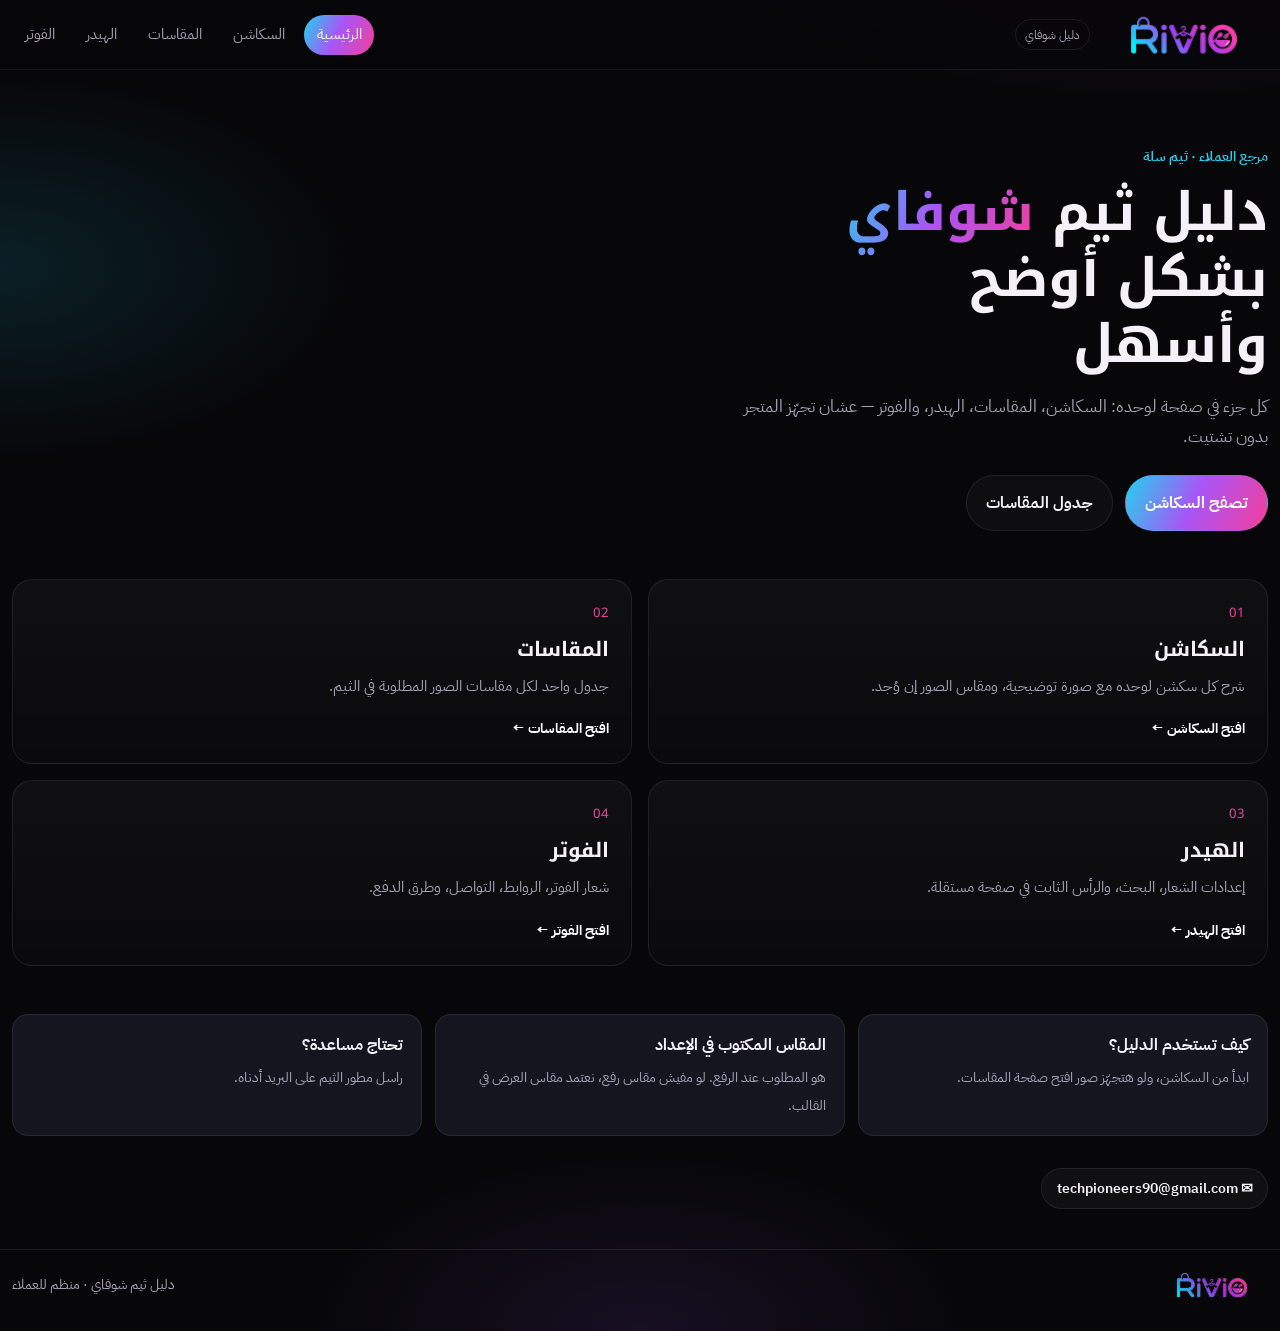
<file: index.html>
<!DOCTYPE html>
<html lang="ar" dir="rtl">
<head>
  <meta charset="utf-8">
  <meta name="viewport" content="width=device-width, initial-scale=1">
  <title>دليل ثيم شوفاي | Rivio</title>
  <meta name="description" content="دليل منظم لثيم شوفاي: السكاشن، المقاسات، الهيدر، والفوتر.">
  <link rel="preconnect" href="https://fonts.googleapis.com">
  <link rel="preconnect" href="https://fonts.gstatic.com" crossorigin>
  <link href="https://fonts.googleapis.com/css2?family=IBM+Plex+Sans+Arabic:wght@400;500;600;700&family=Noto+Kufi+Arabic:wght@600;700&display=swap" rel="stylesheet">
  <link rel="stylesheet" href="style.css">
</head>
<body>
  <header class="nav">
    <div class="wrap nav-inner">
      <a class="brand" href="index.html"><img src="Rivio_Logo.png" alt="Rivio"><span class="brand-tag">دليل شوفاي</span></a>
      <nav class="nav-links">
        <a data-nav href="index.html">الرئيسية</a>
        <a data-nav href="sections.html">السكاشن</a>
        <a data-nav href="sizes.html">المقاسات</a>
        <a data-nav href="header.html">الهيدر</a>
        <a data-nav href="footer.html">الفوتر</a>
      </nav>
    </div>
  </header>

  <main>
    <section class="home-hero">
      <div class="wrap">
        <div class="eyebrow">مرجع العملاء · ثيم سلة</div>
        <h1>دليل ثيم <span class="grad-text">شوفاي</span> بشكل أوضح وأسهل</h1>
        <p class="lead">كل جزء في صفحة لوحده: السكاشن، المقاسات، الهيدر، والفوتر — عشان تجهّز المتجر بدون تشتيت.</p>
        <div class="hero-actions">
          <a class="btn btn-primary" href="sections.html">تصفح السكاشن</a>
          <a class="btn btn-ghost" href="sizes.html">جدول المقاسات</a>
        </div>
      </div>
    </section>

    <div class="wrap">
      <div class="hubs">
        <a class="hub" href="sections.html">
          <span class="n">01</span>
          <h2>السكاشن</h2>
          <p>شرح كل سكشن لوحده مع صورة توضيحية، ومقاس الصور إن وُجد.</p>
          <span class="go">افتح السكاشن ←</span>
        </a>
        <a class="hub" href="sizes.html">
          <span class="n">02</span>
          <h2>المقاسات</h2>
          <p>جدول واحد لكل مقاسات الصور المطلوبة في الثيم.</p>
          <span class="go">افتح المقاسات ←</span>
        </a>
        <a class="hub" href="header.html">
          <span class="n">03</span>
          <h2>الهيدر</h2>
          <p>إعدادات الشعار، البحث، والرأس الثابت في صفحة مستقلة.</p>
          <span class="go">افتح الهيدر ←</span>
        </a>
        <a class="hub" href="footer.html">
          <span class="n">04</span>
          <h2>الفوتر</h2>
          <p>شعار الفوتر، الروابط، التواصل، وطرق الدفع.</p>
          <span class="go">افتح الفوتر ←</span>
        </a>
      </div>

      <div class="tips-row">
        <div class="tip"><strong>كيف تستخدم الدليل؟</strong><span>ابدأ من السكاشن، ولو هتجهّز صور افتح صفحة المقاسات.</span></div>
        <div class="tip"><strong>المقاس المكتوب في الإعداد</strong><span>هو المطلوب عند الرفع. لو مفيش مقاس رفع، نعتمد مقاس العرض في القالب.</span></div>
        <div class="tip"><strong>تحتاج مساعدة؟</strong><span>راسل مطور الثيم على البريد أدناه.</span></div>
      </div>

      <div class="contact-row" style="margin-bottom:2.5rem">
        <a class="contact-pill" href="mailto:techpioneers90@gmail.com">✉ techpioneers90@gmail.com</a>
      </div>
    </div>
  </main>

  <footer class="site">
    <div class="wrap foot">
      <div><img src="Rivio_Logo.png" alt="Rivio"></div>
      <div>دليل ثيم شوفاي · منظم للعملاء</div>
    </div>
  </footer>
  <script src="site.js"></script>
</body>
</html>
</file>
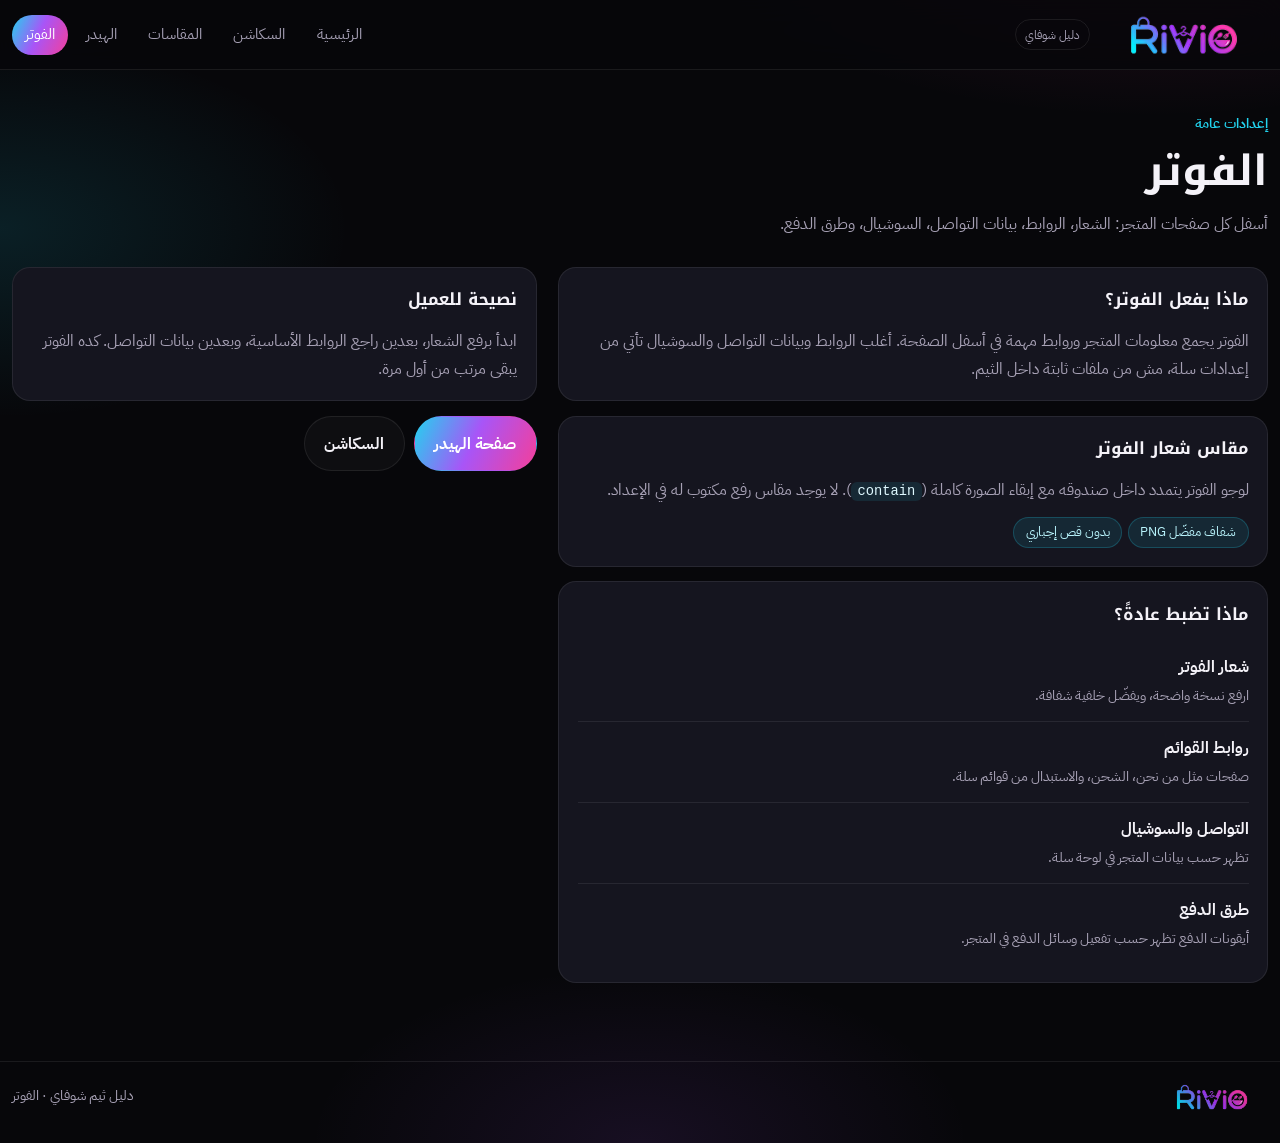
<file: footer.html>
<!DOCTYPE html>
<html lang="ar" dir="rtl">
<head>
  <meta charset="utf-8">
  <meta name="viewport" content="width=device-width, initial-scale=1">
  <title>الفوتر | دليل ثيم شوفاي</title>
  <meta name="description" content="إعدادات ومقاسات فوتر ثيم شوفاي.">
  <link rel="preconnect" href="https://fonts.googleapis.com">
  <link rel="preconnect" href="https://fonts.gstatic.com" crossorigin>
  <link href="https://fonts.googleapis.com/css2?family=IBM+Plex+Sans+Arabic:wght@400;500;600;700&family=Noto+Kufi+Arabic:wght@600;700&display=swap" rel="stylesheet">
  <link rel="stylesheet" href="style.css">
</head>
<body>
  <header class="nav">
    <div class="wrap nav-inner">
      <a class="brand" href="index.html"><img src="Rivio_Logo.png" alt="Rivio"><span class="brand-tag">دليل شوفاي</span></a>
      <nav class="nav-links">
        <a data-nav href="index.html">الرئيسية</a>
        <a data-nav href="sections.html">السكاشن</a>
        <a data-nav href="sizes.html">المقاسات</a>
        <a data-nav href="header.html">الهيدر</a>
        <a data-nav href="footer.html">الفوتر</a>
      </nav>
    </div>
  </header>

  <main class="page">
    <div class="wrap">
      <div class="page-head">
        <div class="eyebrow">إعدادات عامة</div>
        <h1>الفوتر</h1>
        <p>أسفل كل صفحات المتجر: الشعار، الروابط، بيانات التواصل، السوشيال، وطرق الدفع.</p>
      </div>

      <div class="detail-layout">
        <div>
          <div class="panel">
            <h3>ماذا يفعل الفوتر؟</h3>
            <p class="lead" style="margin:0">الفوتر يجمع معلومات المتجر وروابط مهمة في أسفل الصفحة. أغلب الروابط وبيانات التواصل والسوشيال تأتي من إعدادات سلة، مش من ملفات ثابتة داخل الثيم.</p>
          </div>

          <div class="panel">
            <h3>مقاس شعار الفوتر</h3>
            <p class="empty">لوجو الفوتر يتمدد داخل صندوقه مع إبقاء الصورة كاملة (<code>contain</code>). لا يوجد مقاس رفع مكتوب له في الإعداد.</p>
            <div class="badges" style="margin-top:0.8rem">
              <span class="badge">PNG شفاف مفضّل</span>
              <span class="badge">بدون قص إجباري</span>
            </div>
          </div>

          <div class="panel">
            <h3>ماذا تضبط عادةً؟</h3>
            <ul class="info-list">
              <li><div><strong>شعار الفوتر</strong><span>ارفع نسخة واضحة، ويفضّل خلفية شفافة.</span></div></li>
              <li><div><strong>روابط القوائم</strong><span>صفحات مثل من نحن، الشحن، والاستبدال من قوائم سلة.</span></div></li>
              <li><div><strong>التواصل والسوشيال</strong><span>تظهر حسب بيانات المتجر في لوحة سلة.</span></div></li>
              <li><div><strong>طرق الدفع</strong><span>أيقونات الدفع تظهر حسب تفعيل وسائل الدفع في المتجر.</span></div></li>
            </ul>
          </div>
        </div>

        <div>
          <div class="panel">
            <h3>نصيحة للعميل</h3>
            <p class="lead" style="margin:0">ابدأ برفع الشعار، بعدين راجع الروابط الأساسية، وبعدين بيانات التواصل. كده الفوتر يبقى مرتب من أول مرة.</p>
          </div>
          <div class="back-row">
            <a class="btn btn-primary" href="header.html">صفحة الهيدر</a>
            <a class="btn btn-ghost" href="sections.html">السكاشن</a>
          </div>
        </div>
      </div>
    </div>
  </main>

  <footer class="site">
    <div class="wrap foot">
      <div><img src="Rivio_Logo.png" alt="Rivio"></div>
      <div>دليل ثيم شوفاي · الفوتر</div>
    </div>
  </footer>
  <script src="site.js"></script>
</body>
</html>
</file>
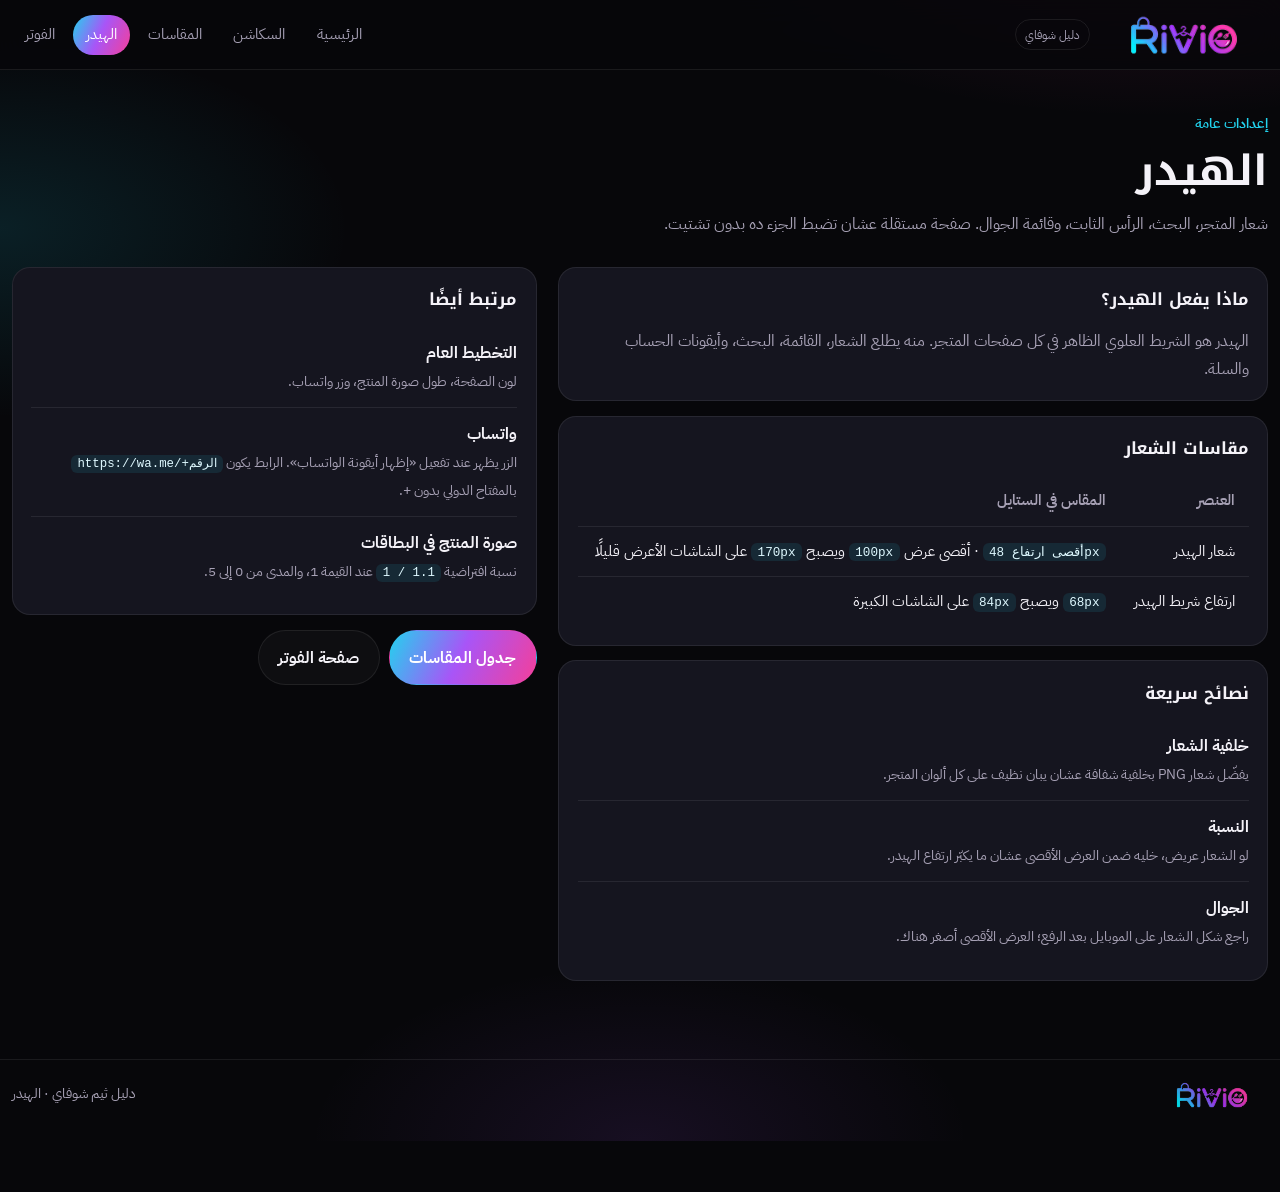
<file: header.html>
<!DOCTYPE html>
<html lang="ar" dir="rtl">
<head>
  <meta charset="utf-8">
  <meta name="viewport" content="width=device-width, initial-scale=1">
  <title>الهيدر | دليل ثيم شوفاي</title>
  <meta name="description" content="إعدادات ومقاسات هيدر ثيم شوفاي.">
  <link rel="preconnect" href="https://fonts.googleapis.com">
  <link rel="preconnect" href="https://fonts.gstatic.com" crossorigin>
  <link href="https://fonts.googleapis.com/css2?family=IBM+Plex+Sans+Arabic:wght@400;500;600;700&family=Noto+Kufi+Arabic:wght@600;700&display=swap" rel="stylesheet">
  <link rel="stylesheet" href="style.css">
</head>
<body>
  <header class="nav">
    <div class="wrap nav-inner">
      <a class="brand" href="index.html"><img src="Rivio_Logo.png" alt="Rivio"><span class="brand-tag">دليل شوفاي</span></a>
      <nav class="nav-links">
        <a data-nav href="index.html">الرئيسية</a>
        <a data-nav href="sections.html">السكاشن</a>
        <a data-nav href="sizes.html">المقاسات</a>
        <a data-nav href="header.html">الهيدر</a>
        <a data-nav href="footer.html">الفوتر</a>
      </nav>
    </div>
  </header>

  <main class="page">
    <div class="wrap">
      <div class="page-head">
        <div class="eyebrow">إعدادات عامة</div>
        <h1>الهيدر</h1>
        <p>شعار المتجر، البحث، الرأس الثابت، وقائمة الجوال. صفحة مستقلة عشان تضبط الجزء ده بدون تشتيت.</p>
      </div>

      <div class="detail-layout">
        <div>
          <div class="panel">
            <h3>ماذا يفعل الهيدر؟</h3>
            <p class="lead" style="margin:0">الهيدر هو الشريط العلوي الظاهر في كل صفحات المتجر. منه يطلع الشعار، القائمة، البحث، وأيقونات الحساب والسلة.</p>
          </div>

          <div class="panel">
            <h3>مقاسات الشعار</h3>
            <div class="table-wrap">
              <table>
                <thead><tr><th>العنصر</th><th>المقاس في الستايل</th></tr></thead>
                <tbody>
                  <tr>
                    <td>شعار الهيدر</td>
                    <td><code>أقصى ارتفاع 48px</code> · أقصى عرض <code>100px</code> ويصبح <code>170px</code> على الشاشات الأعرض قليلًا</td>
                  </tr>
                  <tr>
                    <td>ارتفاع شريط الهيدر</td>
                    <td><code>68px</code> ويصبح <code>84px</code> على الشاشات الكبيرة</td>
                  </tr>
                </tbody>
              </table>
            </div>
          </div>

          <div class="panel">
            <h3>نصائح سريعة</h3>
            <ul class="info-list">
              <li><div><strong>خلفية الشعار</strong><span>يفضّل شعار PNG بخلفية شفافة عشان يبان نظيف على كل ألوان المتجر.</span></div></li>
              <li><div><strong>النسبة</strong><span>لو الشعار عريض، خليه ضمن العرض الأقصى عشان ما يكبّر ارتفاع الهيدر.</span></div></li>
              <li><div><strong>الجوال</strong><span>راجع شكل الشعار على الموبايل بعد الرفع؛ العرض الأقصى أصغر هناك.</span></div></li>
            </ul>
          </div>
        </div>

        <div>
          <div class="panel">
            <h3>مرتبط أيضًا</h3>
            <ul class="info-list">
              <li>
                <div><strong>التخطيط العام</strong><span>لون الصفحة، طول صورة المنتج، وزر واتساب.</span></div>
              </li>
              <li>
                <div>
                  <strong>واتساب</strong>
                  <span>الزر يظهر عند تفعيل «إظهار أيقونة الواتساب». الرابط يكون <code>https://wa.me/+الرقم</code> بالمفتاح الدولي بدون +.</span>
                </div>
              </li>
              <li>
                <div>
                  <strong>صورة المنتج في البطاقات</strong>
                  <span>نسبة افتراضية <code>1 / 1.1</code> عند القيمة 1، والمدى من 0 إلى 5.</span>
                </div>
              </li>
            </ul>
          </div>
          <div class="back-row">
            <a class="btn btn-primary" href="sizes.html">جدول المقاسات</a>
            <a class="btn btn-ghost" href="footer.html">صفحة الفوتر</a>
          </div>
        </div>
      </div>
    </div>
  </main>

  <footer class="site">
    <div class="wrap foot">
      <div><img src="Rivio_Logo.png" alt="Rivio"></div>
      <div>دليل ثيم شوفاي · الهيدر</div>
    </div>
  </footer>
  <script src="site.js"></script>
</body>
</html>
</file>
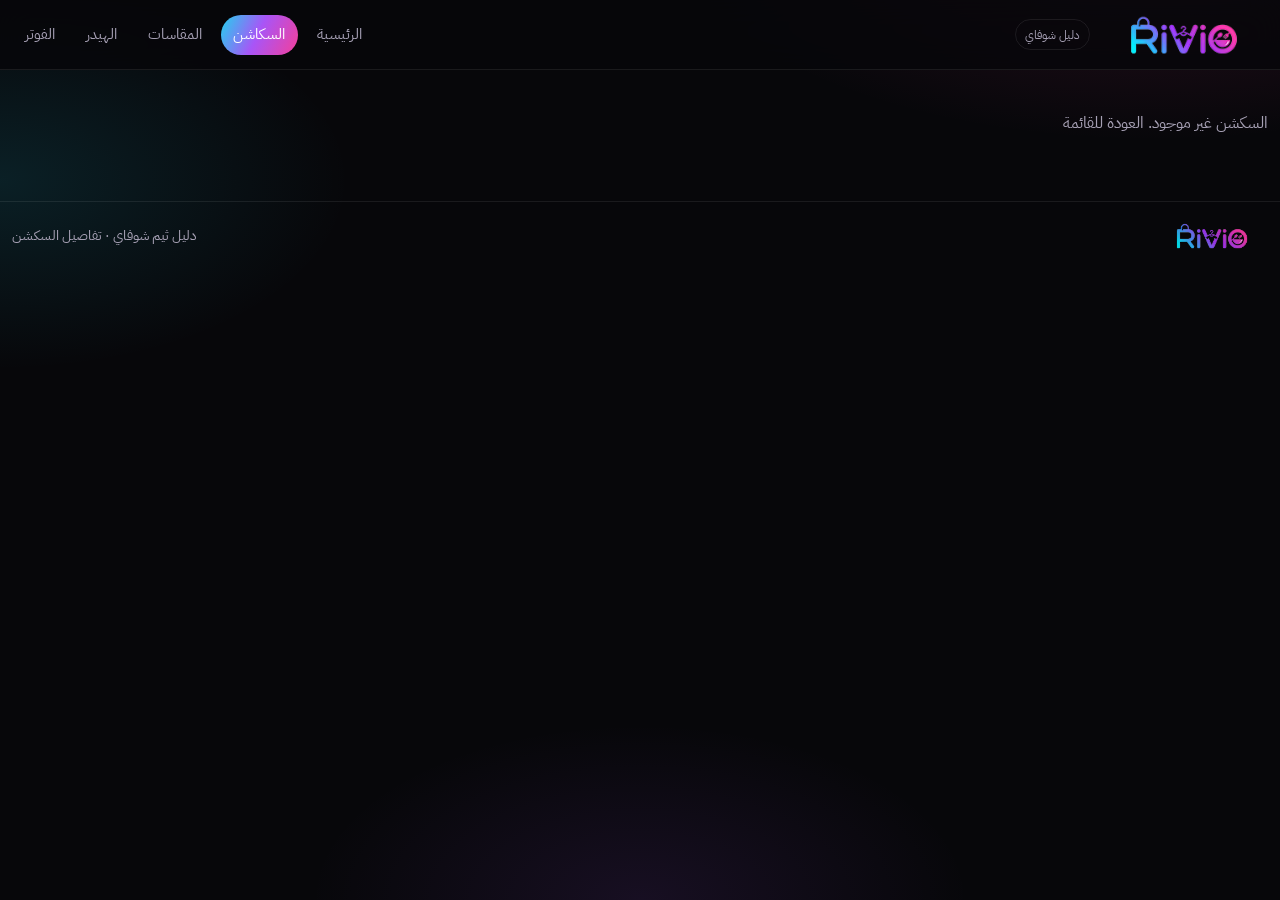
<file: section.html>
<!DOCTYPE html>
<html lang="ar" dir="rtl">
<head>
  <meta charset="utf-8">
  <meta name="viewport" content="width=device-width, initial-scale=1">
  <title>تفاصيل السكشن | دليل ثيم شوفاي</title>
  <meta name="description" content="شرح سكشن من ثيم شوفاي مع المقاسات والإعدادات.">
  <link rel="preconnect" href="https://fonts.googleapis.com">
  <link rel="preconnect" href="https://fonts.gstatic.com" crossorigin>
  <link href="https://fonts.googleapis.com/css2?family=IBM+Plex+Sans+Arabic:wght@400;500;600;700&family=Noto+Kufi+Arabic:wght@600;700&display=swap" rel="stylesheet">
  <link rel="stylesheet" href="style.css">
</head>
<body>
  <header class="nav">
    <div class="wrap nav-inner">
      <a class="brand" href="index.html"><img src="Rivio_Logo.png" alt="Rivio"><span class="brand-tag">دليل شوفاي</span></a>
      <nav class="nav-links">
        <a data-nav href="index.html">الرئيسية</a>
        <a data-nav href="sections.html">السكاشن</a>
        <a data-nav href="sizes.html">المقاسات</a>
        <a data-nav href="header.html">الهيدر</a>
        <a data-nav href="footer.html">الفوتر</a>
      </nav>
    </div>
  </header>

  <main class="page">
    <div class="wrap" id="root">
      <p class="empty">جاري التحميل…</p>
    </div>
  </main>

  <footer class="site">
    <div class="wrap foot">
      <div><img src="Rivio_Logo.png" alt="Rivio"></div>
      <div>دليل ثيم شوفاي · تفاصيل السكشن</div>
    </div>
  </footer>

  <script src="sections-data.js"></script>
  <script src="site.js"></script>
  <script>
    function qs(name) {
      var m = location.search.match(new RegExp("[?&]" + name + "=([^&]+)"));
      return m ? decodeURIComponent(m[1]) : null;
    }
    var id = parseInt(qs("id"), 10);
    var root = document.getElementById("root");
    var s = (window.SECTIONS || []).find(function (x) { return x.id === id; });

    if (!s) {
      root.innerHTML = '<p class="empty">السكشن غير موجود. <a href="sections.html">العودة للقائمة</a></p>';
    } else {
      document.title = s.name + " | دليل ثيم شوفاي";

      var sizesHtml = "";
      if (s.sizes && s.sizes.length) {
        sizesHtml = '<div class="table-wrap"><table><thead><tr><th>المصدر</th><th>المقاس</th></tr></thead><tbody>' +
          s.sizes.map(function (r) {
            return "<tr><td>" + r.source + "</td><td><code>" + r.size + "</code></td></tr>";
          }).join("") +
          "</tbody></table></div>";
      } else {
        sizesHtml = '<p class="empty">لا يوجد مقاس صورة ثابت لهذا السكشن.</p>';
      }

      var settingsHtml = "";
      if (s.settings && s.settings.length) {
        settingsHtml = '<div class="table-wrap"><table><thead><tr><th>الإعداد</th><th>النوع</th><th>ملاحظة / مقاس</th><th>افتراضي</th></tr></thead><tbody>' +
          s.settings.map(function (r) {
            return "<tr><td>" + r.label + '</td><td><span class="type">' + r.type + "</span></td><td>" +
              (r.note || "—") + "</td><td><code>" + r.default + "</code></td></tr>";
          }).join("") +
          "</tbody></table></div>";
      } else {
        settingsHtml = '<p class="empty">إعدادات هذا الجزء عامة أو مربوطة ببيانات المتجر.</p>';
      }

      var shot = s.img
        ? '<div class="shot-box"><img src="' + s.img + '" alt="' + s.name + '"></div>'
        : '<div class="shot-box"><div class="shot-missing">لا توجد لقطة محفوظة لهذا السكشن.</div></div>';

      var prev = window.SECTIONS.find(function (x) { return x.id === s.id - 1; });
      var next = window.SECTIONS.find(function (x) { return x.id === s.id + 1; });

      root.innerHTML =
        '<div class="crumb"><a href="sections.html">السكاشن</a> / ' + s.name + "</div>" +
        '<div class="back-row">' +
        '<a class="btn btn-ghost" href="sections.html">← كل السكاشن</a>' +
        (prev ? '<a class="btn btn-ghost" href="section.html?id=' + prev.id + '">السابق: ' + prev.name + "</a>" : "") +
        (next ? '<a class="btn btn-ghost" href="section.html?id=' + next.id + '">التالي: ' + next.name + "</a>" : "") +
        "</div>" +
        '<div class="detail-layout">' +
        "<div>" +
        '<div class="panel">' +
        '<span class="cat-pill">' + s.catLabel + "</span>" +
        "<h1 style=\"margin:0 0 .5rem;font-family:var(--display);font-size:clamp(1.5rem,3vw,2rem)\">" + s.name + "</h1>" +
        '<p class="lead">' + s.lead + "</p>" +
        '<div class="badges"><span class="badge">' + s.sizeLabel + "</span></div>" +
        "</div>" +
        '<div class="panel"><h3>المقاسات</h3>' + sizesHtml + "</div>" +
        '<div class="panel"><h3>الإعدادات</h3>' + settingsHtml + "</div>" +
        "</div>" +
        "<div>" + shot + "</div>" +
        "</div>";
    }
  </script>
</body>
</html>
</file>
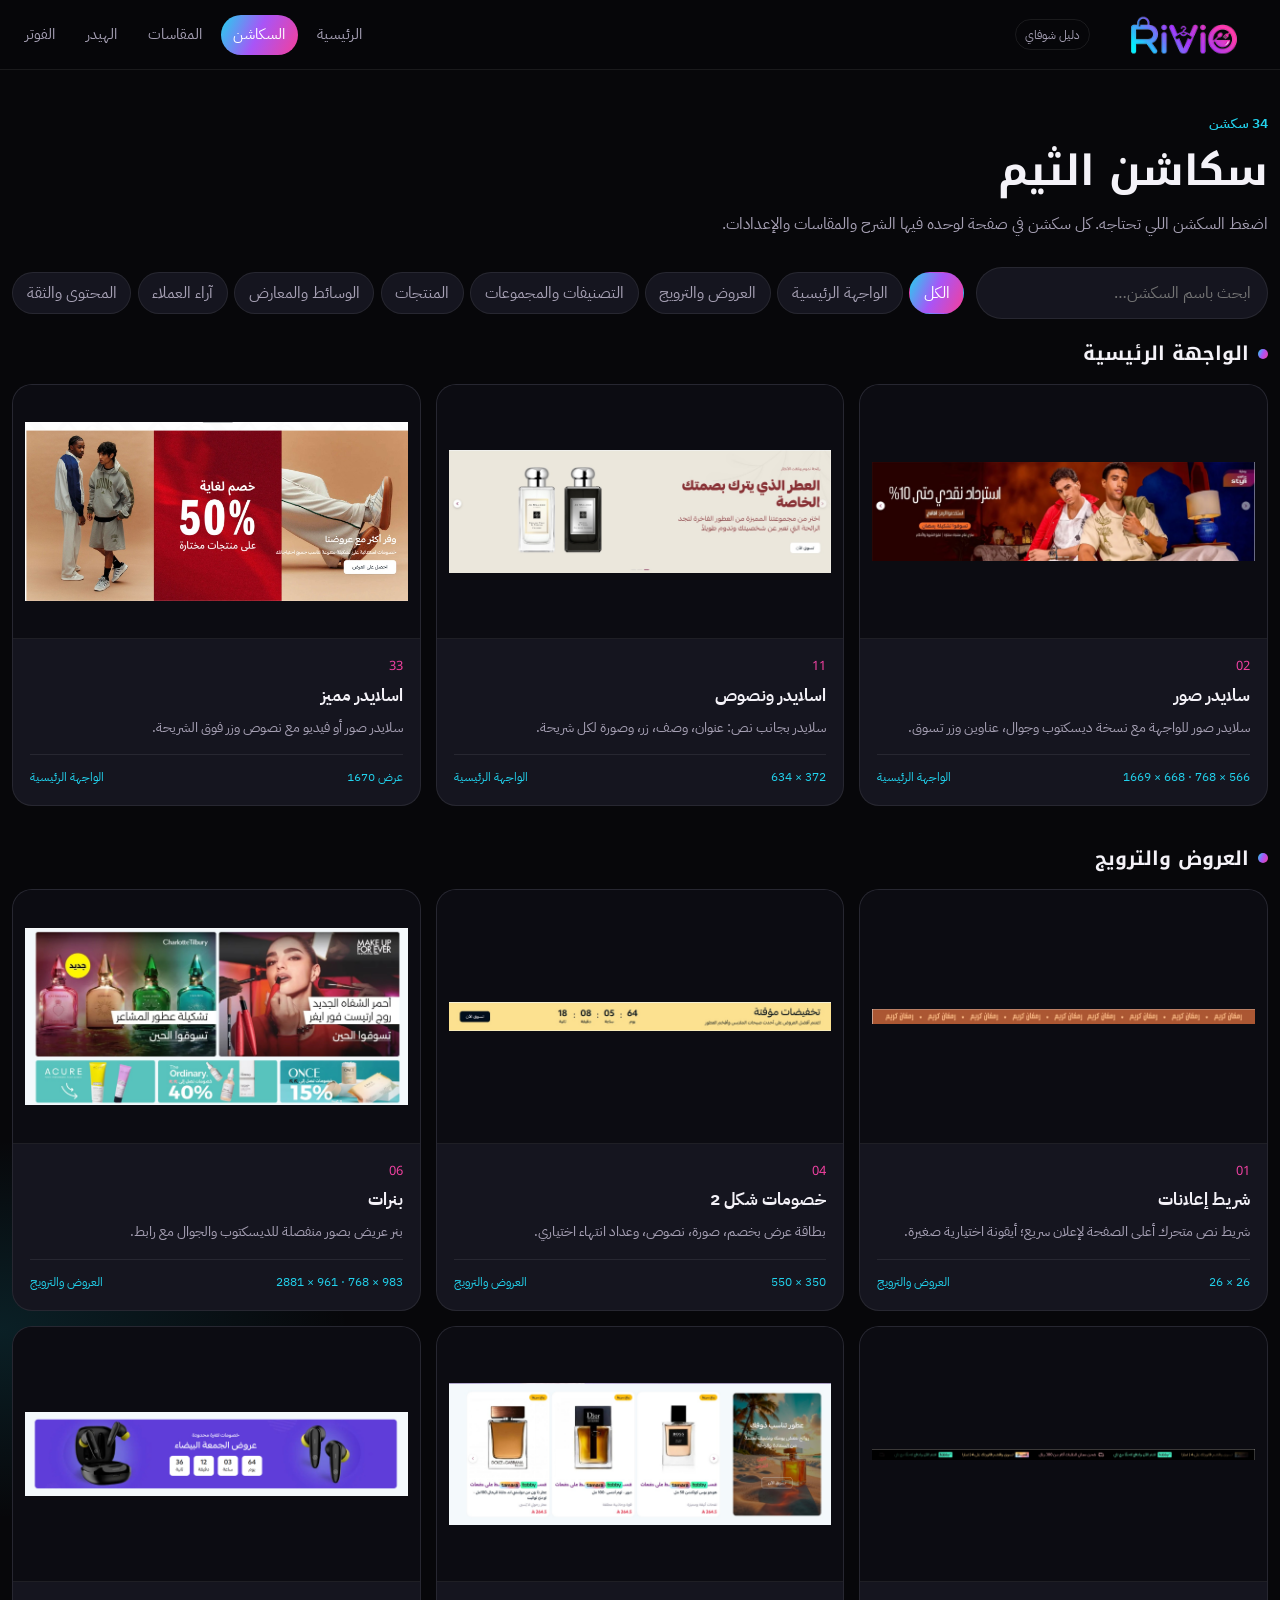
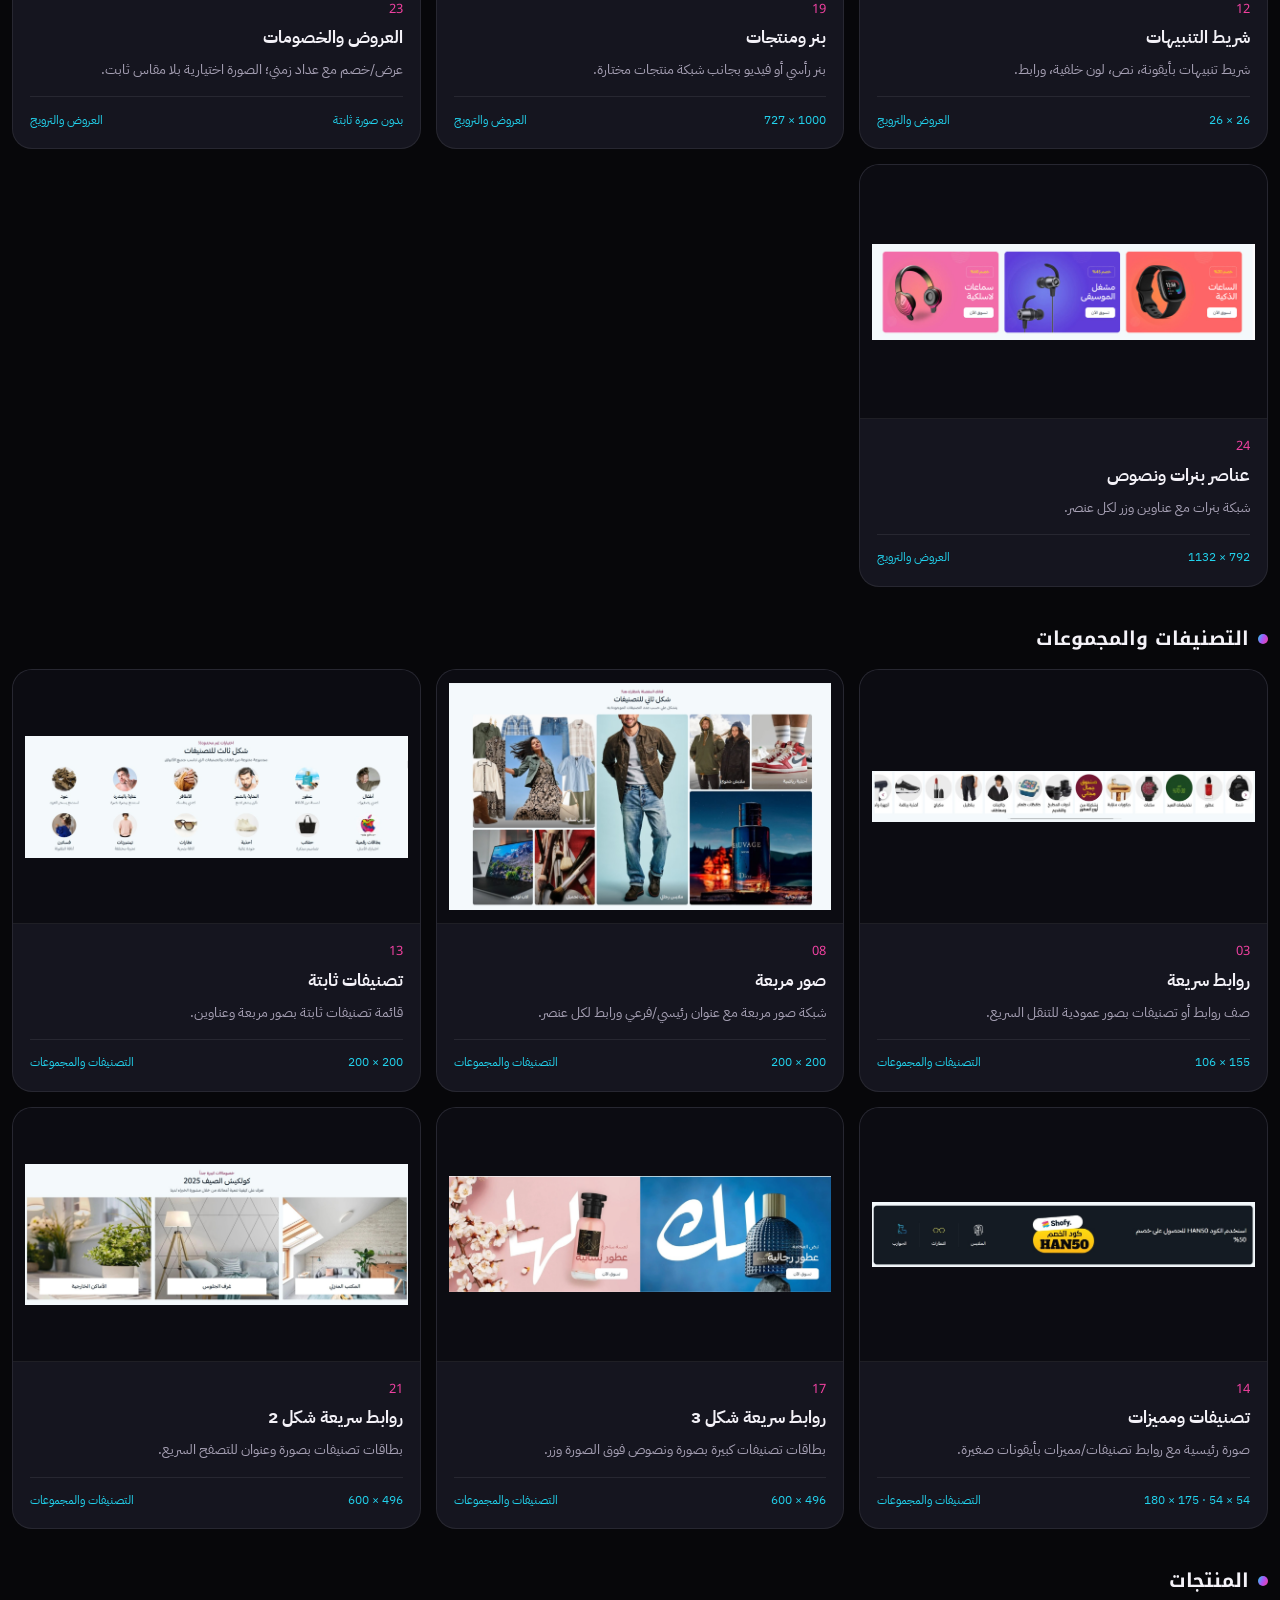
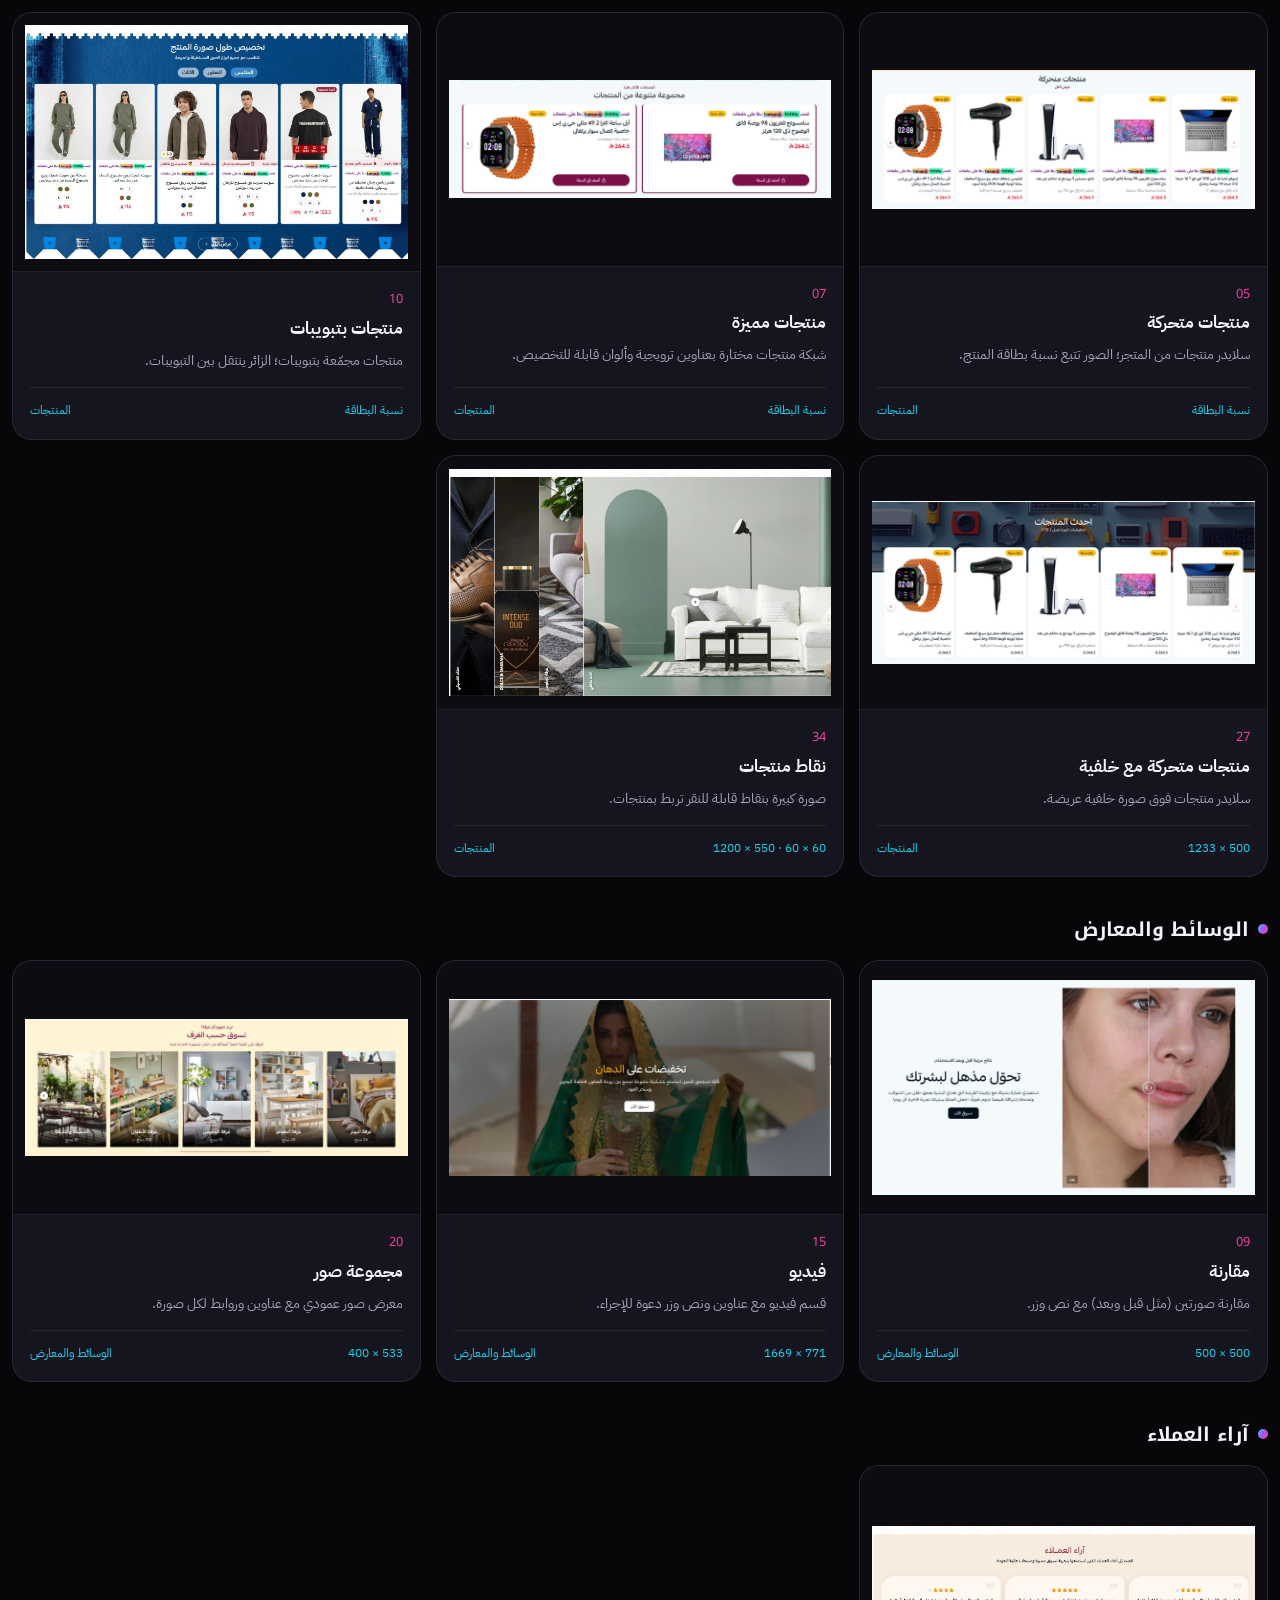
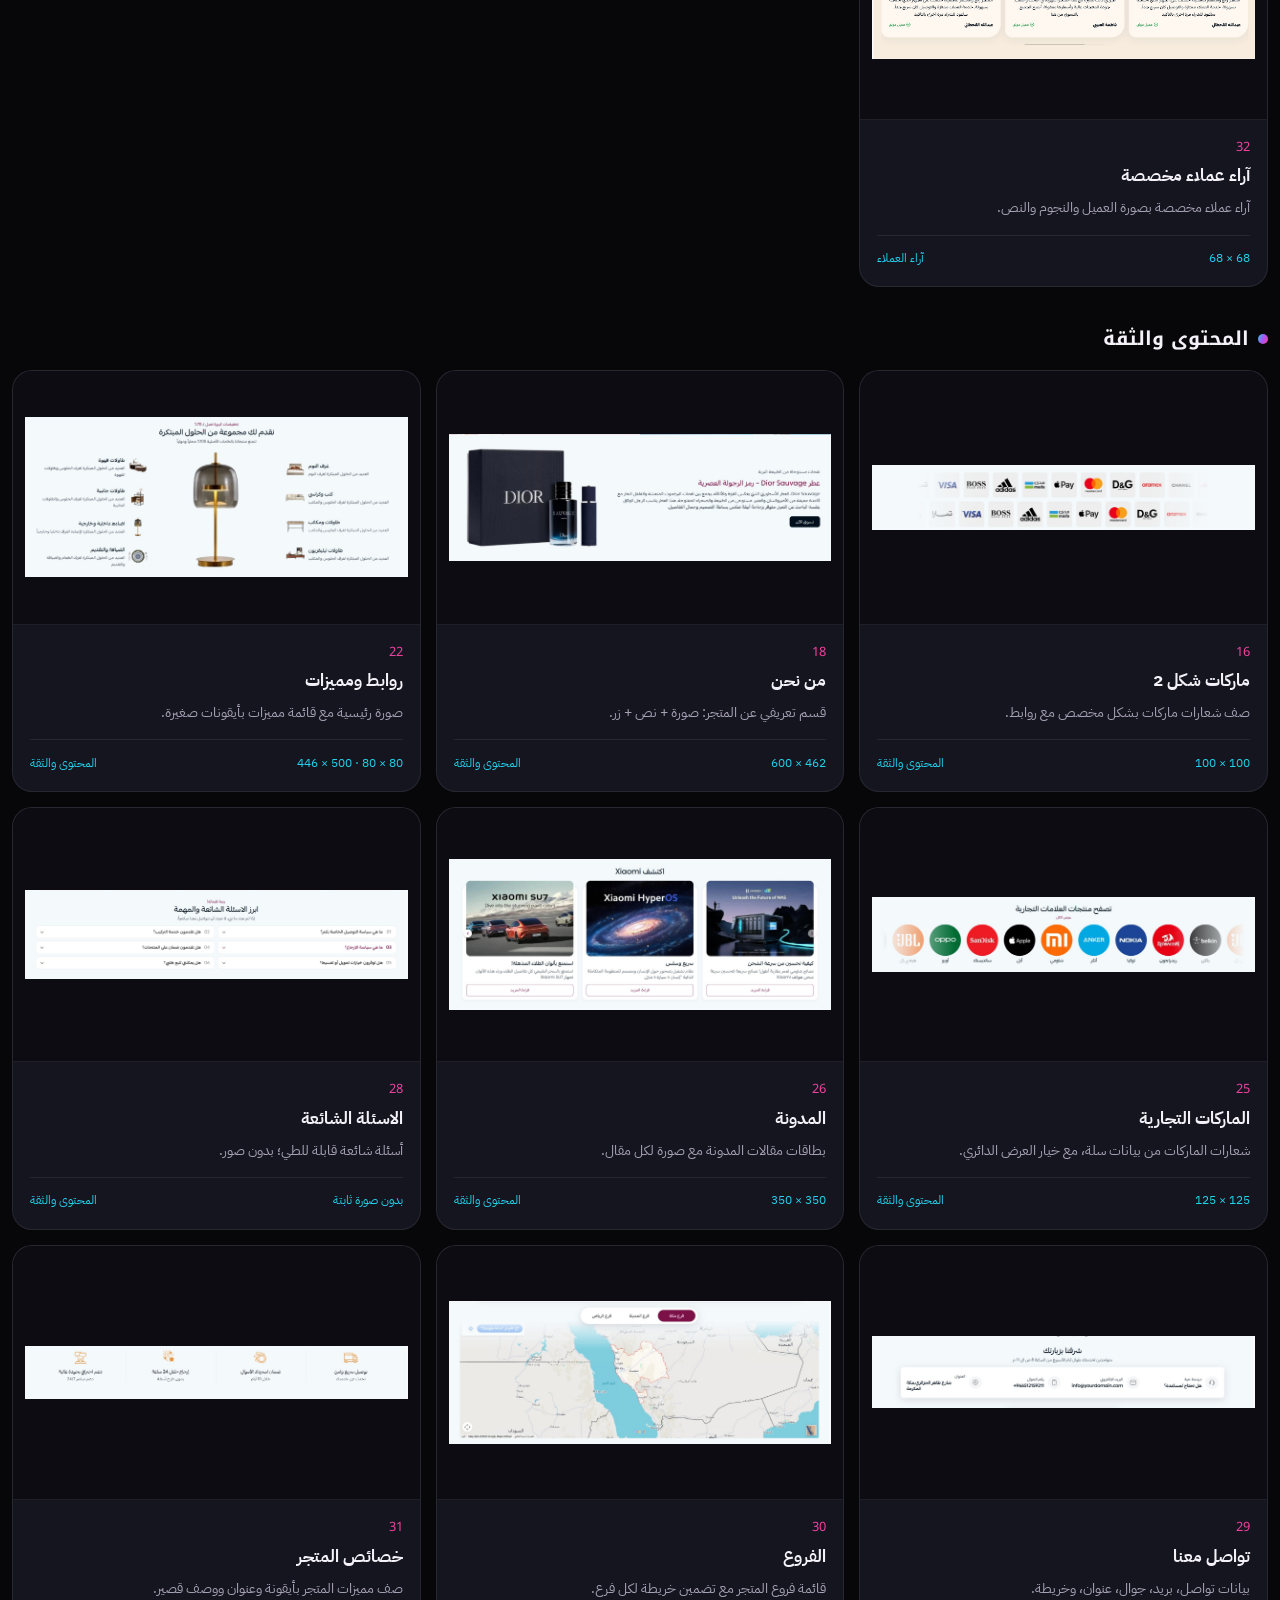
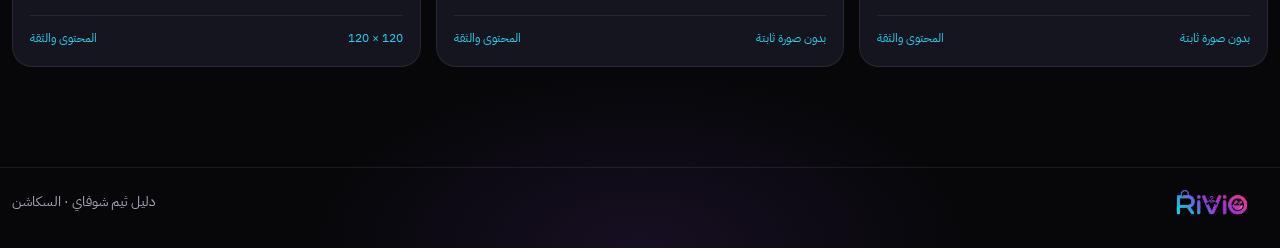
<file: sections.html>
<!DOCTYPE html>
<html lang="ar" dir="rtl">
<head>
  <meta charset="utf-8">
  <meta name="viewport" content="width=device-width, initial-scale=1">
  <title>السكاشن | دليل ثيم شوفاي</title>
  <meta name="description" content="قائمة سكاشن ثيم شوفاي مع شرح مختصر ومقاس الصور.">
  <link rel="preconnect" href="https://fonts.googleapis.com">
  <link rel="preconnect" href="https://fonts.gstatic.com" crossorigin>
  <link href="https://fonts.googleapis.com/css2?family=IBM+Plex+Sans+Arabic:wght@400;500;600;700&family=Noto+Kufi+Arabic:wght@600;700&display=swap" rel="stylesheet">
  <link rel="stylesheet" href="style.css">
</head>
<body>
  <header class="nav">
    <div class="wrap nav-inner">
      <a class="brand" href="index.html"><img src="Rivio_Logo.png" alt="Rivio"><span class="brand-tag">دليل شوفاي</span></a>
      <nav class="nav-links">
        <a data-nav href="index.html">الرئيسية</a>
        <a data-nav href="sections.html">السكاشن</a>
        <a data-nav href="sizes.html">المقاسات</a>
        <a data-nav href="header.html">الهيدر</a>
        <a data-nav href="footer.html">الفوتر</a>
      </nav>
    </div>
  </header>

  <main class="page">
    <div class="wrap">
      <div class="page-head">
        <div class="eyebrow">34 سكشن</div>
        <h1>سكاشن الثيم</h1>
        <p>اضغط السكشن اللي تحتاجه. كل سكشن في صفحة لوحده فيها الشرح والمقاسات والإعدادات.</p>
      </div>

      <div class="toolbar">
        <input class="search" id="search" type="search" placeholder="ابحث باسم السكشن…">
        <div class="filters" id="filters">
          <button type="button" class="filter active" data-filter="all">الكل</button>
          <button type="button" class="filter" data-filter="hero">الواجهة الرئيسية</button>
          <button type="button" class="filter" data-filter="promo">العروض والترويج</button>
          <button type="button" class="filter" data-filter="catalog">التصنيفات والمجموعات</button>
          <button type="button" class="filter" data-filter="products">المنتجات</button>
          <button type="button" class="filter" data-filter="media">الوسائط والمعارض</button>
          <button type="button" class="filter" data-filter="social">آراء العملاء</button>
          <button type="button" class="filter" data-filter="content">المحتوى والثقة</button>
        </div>
      </div>

      <div id="groups"></div>
    </div>
  </main>

  <footer class="site">
    <div class="wrap foot">
      <div><img src="Rivio_Logo.png" alt="Rivio"></div>
      <div>دليل ثيم شوفاي · السكاشن</div>
    </div>
  </footer>

  <script src="sections-data.js"></script>
  <script src="site.js"></script>
  <script>
    var order = ["hero", "promo", "catalog", "products", "media", "social", "content", "other"];
    var labels = {
      hero: "الواجهة الرئيسية",
      promo: "العروض والترويج",
      catalog: "التصنيفات والمجموعات",
      products: "المنتجات",
      media: "الوسائط والمعارض",
      social: "آراء العملاء",
      content: "المحتوى والثقة",
      other: "أخرى"
    };
    var root = document.getElementById("groups");
    var filters = document.getElementById("filters");
    var search = document.getElementById("search");
    var active = "all";

    function cardHtml(s) {
      var thumb = s.img
        ? '<div class="card-thumb"><img src="' + s.img + '" alt="' + s.name + '" loading="lazy"></div>'
        : '<div class="card-thumb missing">لا توجد لقطة</div>';
      return (
        '<a class="sec-card" href="section.html?id=' + s.id + '" data-cat="' + s.cat + '" data-name="' + s.name + '">' +
        thumb +
        '<div class="sec-body">' +
        '<span class="sec-num">' + s.num + '</span>' +
        "<h3>" + s.name + "</h3>" +
        "<p>" + s.short + "</p>" +
        '<div class="sec-meta"><span>' + s.sizeLabel + "</span><span>" + s.catLabel + "</span></div>" +
        "</div></a>"
      );
    }

    function render() {
      var q = (search.value || "").trim();
      var html = "";
      order.forEach(function (cat) {
        var items = window.SECTIONS.filter(function (s) {
          if (s.cat !== cat) return false;
          if (active !== "all" && s.cat !== active) return false;
          if (q && s.name.indexOf(q) === -1 && s.short.indexOf(q) === -1) return false;
          return true;
        });
        if (!items.length) return;
        html += '<section class="cat-block"><h2>' + labels[cat] + '</h2><div class="sec-grid">' +
          items.map(cardHtml).join("") + "</div></section>";
      });
      root.innerHTML = html || '<p class="empty">لا توجد نتائج مطابقة.</p>';
    }

    filters.addEventListener("click", function (e) {
      var btn = e.target.closest(".filter");
      if (!btn) return;
      active = btn.getAttribute("data-filter");
      filters.querySelectorAll(".filter").forEach(function (b) {
        b.classList.toggle("active", b === btn);
      });
      render();
    });
    search.addEventListener("input", render);
    render();
  </script>
</body>
</html>
</file>
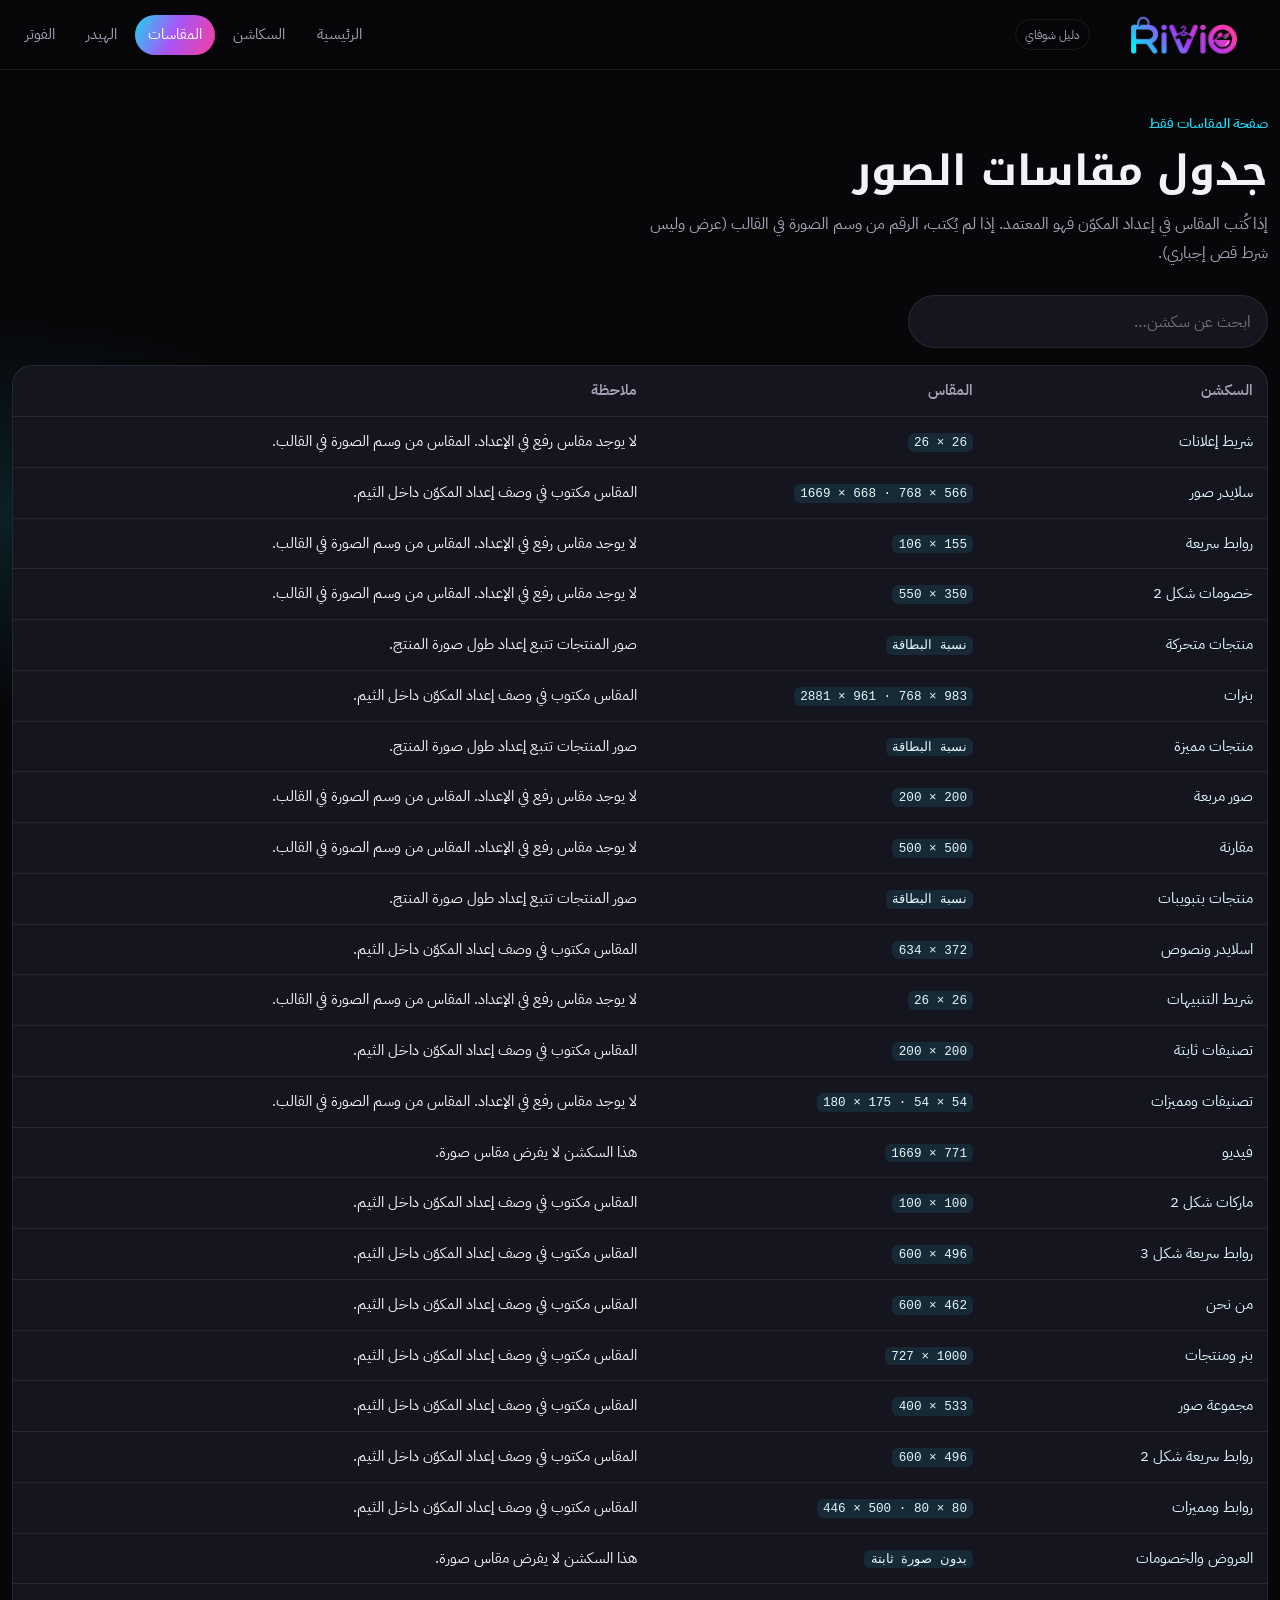
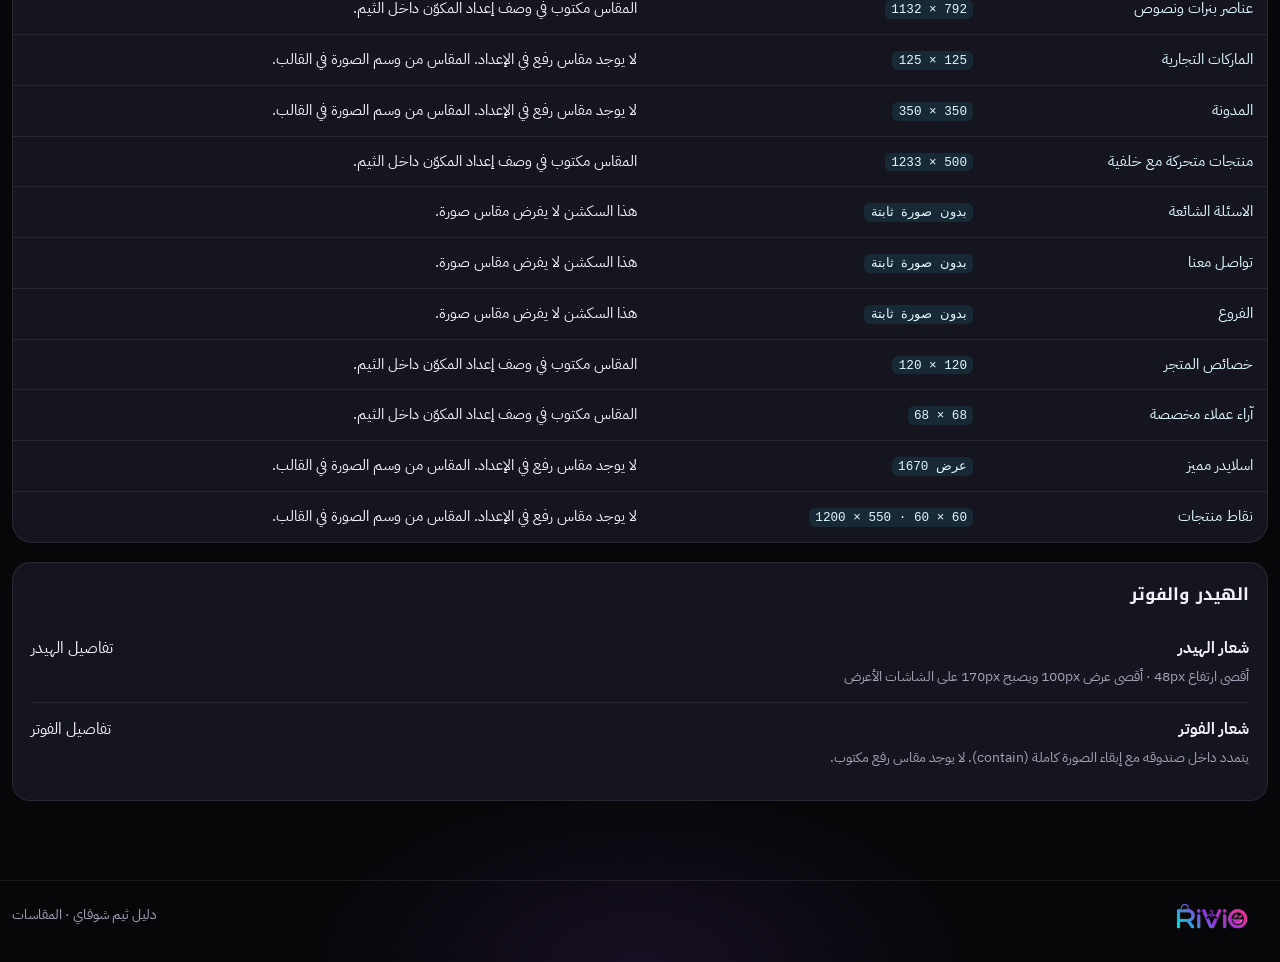
<file: sizes.html>
<!DOCTYPE html>
<html lang="ar" dir="rtl">
<head>
  <meta charset="utf-8">
  <meta name="viewport" content="width=device-width, initial-scale=1">
  <title>المقاسات | دليل ثيم شوفاي</title>
  <meta name="description" content="جدول مقاسات الصور لسكاشن ثيم شوفاي.">
  <link rel="preconnect" href="https://fonts.googleapis.com">
  <link rel="preconnect" href="https://fonts.gstatic.com" crossorigin>
  <link href="https://fonts.googleapis.com/css2?family=IBM+Plex+Sans+Arabic:wght@400;500;600;700&family=Noto+Kufi+Arabic:wght@600;700&display=swap" rel="stylesheet">
  <link rel="stylesheet" href="style.css">
</head>
<body>
  <header class="nav">
    <div class="wrap nav-inner">
      <a class="brand" href="index.html"><img src="Rivio_Logo.png" alt="Rivio"><span class="brand-tag">دليل شوفاي</span></a>
      <nav class="nav-links">
        <a data-nav href="index.html">الرئيسية</a>
        <a data-nav href="sections.html">السكاشن</a>
        <a data-nav href="sizes.html">المقاسات</a>
        <a data-nav href="header.html">الهيدر</a>
        <a data-nav href="footer.html">الفوتر</a>
      </nav>
    </div>
  </header>

  <main class="page">
    <div class="wrap">
      <div class="page-head">
        <div class="eyebrow">صفحة المقاسات فقط</div>
        <h1>جدول مقاسات الصور</h1>
        <p>إذا كُتب المقاس في إعداد المكوّن فهو المعتمد. إذا لم يُكتب، الرقم من وسم الصورة في القالب (عرض وليس شرط قص إجباري).</p>
      </div>

      <div class="toolbar">
        <input class="search" id="search" type="search" placeholder="ابحث عن سكشن…">
      </div>

      <div class="table-wrap sizes-table">
        <table>
          <thead>
            <tr>
              <th>السكشن</th>
              <th>المقاس</th>
              <th>ملاحظة</th>
            </tr>
          </thead>
          <tbody id="tbody"></tbody>
        </table>
      </div>

      <div class="panel" style="margin-top:1.2rem">
        <h3>الهيدر والفوتر</h3>
        <ul class="info-list">
          <li>
            <div><strong>شعار الهيدر</strong><span>أقصى ارتفاع 48px · أقصى عرض 100px ويصبح 170px على الشاشات الأعرض</span></div>
            <a href="header.html">تفاصيل الهيدر</a>
          </li>
          <li>
            <div><strong>شعار الفوتر</strong><span>يتمدد داخل صندوقه مع إبقاء الصورة كاملة (contain). لا يوجد مقاس رفع مكتوب.</span></div>
            <a href="footer.html">تفاصيل الفوتر</a>
          </li>
        </ul>
      </div>
    </div>
  </main>

  <footer class="site">
    <div class="wrap foot">
      <div><img src="Rivio_Logo.png" alt="Rivio"></div>
      <div>دليل ثيم شوفاي · المقاسات</div>
    </div>
  </footer>

  <script src="sections-data.js"></script>
  <script src="site.js"></script>
  <script>
    var tbody = document.getElementById("tbody");
    var search = document.getElementById("search");

    function noteFor(s) {
      if (!s.sizes || !s.sizes.length) return "هذا السكشن لا يفرض مقاس صورة.";
      var hasSetting = s.sizes.some(function (x) { return x.source.indexOf("إعداد") !== -1; });
      if (hasSetting) return "المقاس مكتوب في وصف إعداد المكوّن داخل الثيم.";
      if (s.sizeLabel === "نسبة البطاقة") return "صور المنتجات تتبع إعداد طول صورة المنتج.";
      return "لا يوجد مقاس رفع في الإعداد. المقاس من وسم الصورة في القالب.";
    }

    function render() {
      var q = (search.value || "").trim();
      var rows = window.SECTIONS.filter(function (s) {
        return !q || s.name.indexOf(q) !== -1 || s.sizeLabel.indexOf(q) !== -1;
      }).map(function (s) {
        return (
          '<tr data-name="' + s.name + '">' +
          '<td><a href="section.html?id=' + s.id + '">' + s.name + "</a></td>" +
          "<td><code>" + s.sizeLabel + "</code></td>" +
          "<td>" + noteFor(s) + "</td>" +
          "</tr>"
        );
      });
      tbody.innerHTML = rows.join("") || '<tr><td colspan="3">لا توجد نتائج</td></tr>';
    }

    search.addEventListener("input", render);
    render();
  </script>
</body>
</html>
</file>
<file: style.css>
:root {
  --bg: #07070a;
  --bg-2: #101018;
  --panel: #15151f;
  --panel-2: #1b1b28;
  --text: #f4f2f8;
  --muted: #a7a1b5;
  --line: rgba(255, 255, 255, 0.08);
  --cyan: #22d3ee;
  --purple: #a855f7;
  --pink: #f43f9a;
  --grad: linear-gradient(115deg, #22d3ee 0%, #a855f7 48%, #f43f9a 100%);
  --radius: 20px;
  --shadow: 0 20px 50px rgba(0, 0, 0, 0.35);
  --font: "IBM Plex Sans Arabic", "Cairo", sans-serif;
  --display: "Noto Kufi Arabic", "IBM Plex Sans Arabic", sans-serif;
  --max: 1480px;
}

* { box-sizing: border-box; }
html { scroll-behavior: smooth; }
body {
  margin: 0;
  min-height: 100vh;
  font-family: var(--font);
  color: var(--text);
  background:
    radial-gradient(900px 420px at 90% -10%, rgba(244, 63, 154, 0.16), transparent 55%),
    radial-gradient(700px 380px at 0% 20%, rgba(34, 211, 238, 0.12), transparent 50%),
    radial-gradient(600px 320px at 50% 100%, rgba(168, 85, 247, 0.1), transparent 55%),
    var(--bg);
  line-height: 1.75;
}
a { color: inherit; text-decoration: none; }
img { max-width: 100%; display: block; }
button, input { font: inherit; }
.wrap { width: min(var(--max), calc(100% - 1.5rem)); margin-inline: auto; }

.grad-text {
  background: var(--grad);
  -webkit-background-clip: text;
  background-clip: text;
  color: transparent;
}

/* Nav */
.nav {
  position: sticky; top: 0; z-index: 50;
  backdrop-filter: blur(16px);
  background: rgba(7, 7, 10, 0.82);
  border-bottom: 1px solid var(--line);
}
.nav-inner {
  display: flex; align-items: center; justify-content: space-between;
  gap: 1rem; padding: 0.85rem 0;
}
.brand { display: flex; align-items: center; gap: 0.65rem; }
.brand img { height: 42px; width: auto; }
.brand-tag {
  font-size: 0.78rem; color: var(--muted);
  border: 1px solid var(--line); border-radius: 999px;
  padding: 0.2rem 0.55rem;
}
.nav-links {
  display: flex; gap: 0.35rem; flex-wrap: wrap;
  font-size: 0.92rem;
}
.nav-links a {
  color: var(--muted);
  padding: 0.45rem 0.8rem;
  border-radius: 999px;
}
.nav-links a:hover,
.nav-links a.active {
  color: #fff;
  background: rgba(255, 255, 255, 0.06);
}
.nav-links a.active {
  background: var(--grad);
  color: #fff;
}

/* Page shell */
.page { padding: 2.4rem 0 4rem; }
.page-head { margin-bottom: 1.75rem; max-width: 40rem; }
.eyebrow {
  display: inline-flex; align-items: center; gap: 0.4rem;
  color: var(--cyan); font-weight: 600; font-size: 0.88rem; margin-bottom: 0.55rem;
}
.page-head h1 {
  font-family: var(--display);
  font-size: clamp(1.8rem, 4vw, 2.6rem);
  line-height: 1.3; margin: 0 0 0.7rem;
}
.page-head p { margin: 0; color: var(--muted); font-size: 1.02rem; }

/* Home */
.home-hero {
  padding: clamp(2.5rem, 7vw, 4.5rem) 0 2rem;
}
.home-hero h1 {
  font-family: var(--display);
  font-size: clamp(2.1rem, 5vw, 3.3rem);
  line-height: 1.25; margin: 0 0 0.9rem; max-width: 16ch;
}
.home-hero .lead {
  color: var(--muted); font-size: 1.08rem; max-width: 34rem; margin: 0 0 1.5rem;
}
.hero-actions { display: flex; flex-wrap: wrap; gap: 0.7rem; }
.btn {
  display: inline-flex; align-items: center; justify-content: center;
  gap: 0.4rem; padding: 0.8rem 1.2rem; border-radius: 999px;
  font-weight: 700; border: 1px solid transparent;
}
.btn-primary { background: var(--grad); color: #fff; }
.btn-primary:hover { filter: brightness(1.08); }
.btn-ghost {
  border-color: var(--line); background: rgba(255,255,255,0.03); color: var(--text);
}
.btn-ghost:hover { border-color: rgba(255,255,255,0.2); }

.hubs {
  display: grid;
  grid-template-columns: repeat(2, 1fr);
  gap: 1rem;
  padding: 1rem 0 3rem;
}
.hub {
  display: flex; flex-direction: column; gap: 0.45rem;
  min-height: 150px; padding: 1.35rem 1.4rem;
  border-radius: var(--radius);
  border: 1px solid var(--line);
  background: linear-gradient(180deg, rgba(255,255,255,0.04), rgba(255,255,255,0.015));
  transition: transform .2s ease, border-color .2s ease;
}
.hub:hover {
  transform: translateY(-3px);
  border-color: rgba(168, 85, 247, 0.45);
}
.hub .n {
  font-family: var(--display);
  font-size: 0.82rem;
  background: var(--grad);
  -webkit-background-clip: text;
  background-clip: text;
  color: transparent;
}
.hub h2 {
  margin: 0; font-size: 1.25rem; font-family: var(--display);
}
.hub p { margin: 0; color: var(--muted); font-size: 0.92rem; flex: 1; }
.hub .go {
  margin-top: 0.6rem; color: #fff; font-weight: 700; font-size: 0.9rem;
}

.tips-row {
  display: grid; grid-template-columns: repeat(3, 1fr); gap: 0.85rem;
  margin-bottom: 2rem;
}
.tip {
  background: var(--panel); border: 1px solid var(--line);
  border-radius: 16px; padding: 1rem 1.1rem;
}
.tip strong { display: block; margin-bottom: 0.25rem; }
.tip span { color: var(--muted); font-size: 0.9rem; }

/* Filters / search */
.toolbar {
  display: flex; flex-wrap: wrap; gap: 0.75rem;
  align-items: center; margin-bottom: 1.1rem;
}
.search {
  flex: 1; min-width: 220px; max-width: 360px;
  background: var(--panel); border: 1px solid var(--line); color: var(--text);
  border-radius: 999px; padding: 0.7rem 1rem;
}
.filters { display: flex; flex-wrap: wrap; gap: 0.4rem; }
.filter {
  background: var(--panel); color: var(--muted); border: 1px solid var(--line);
  border-radius: 999px; padding: 0.4rem 0.85rem; cursor: pointer;
}
.filter.active, .filter:hover {
  color: #fff; border-color: transparent; background: var(--grad);
}

/* Section cards */
.sec-grid {
  display: grid;
  grid-template-columns: repeat(4, 1fr);
  gap: 0.95rem;
}
.sec-card {
  background: var(--panel);
  border: 1px solid var(--line);
  border-radius: var(--radius);
  overflow: hidden;
  display: flex; flex-direction: column;
  min-height: 100%;
  transition: transform .2s ease, border-color .2s ease;
}
.sec-card:hover {
  transform: translateY(-3px);
  border-color: rgba(34, 211, 238, 0.35);
}
.card-thumb {
  aspect-ratio: 16 / 10;
  background: #0c0c12;
  border-bottom: 1px solid var(--line);
  display: flex; align-items: center; justify-content: center;
  padding: 0.75rem;
}
.card-thumb img {
  width: 100%; height: 100%;
  object-fit: contain;
  object-position: center;
}
.card-thumb.missing {
  color: var(--muted); font-size: 0.85rem;
}
.sec-body { padding: 1rem 1.05rem 1.1rem; display: flex; flex-direction: column; flex: 1; }
.sec-num {
  font-family: var(--display); font-size: 0.8rem;
  background: var(--grad); -webkit-background-clip: text; background-clip: text; color: transparent;
}
.sec-card h3 { margin: 0.2rem 0 0.35rem; font-size: 1.05rem; }
.sec-card p { margin: 0; color: var(--muted); font-size: 0.88rem; flex: 1; }
.sec-meta {
  display: flex; justify-content: space-between; gap: 0.5rem; flex-wrap: wrap;
  margin-top: 0.85rem; padding-top: 0.7rem;
  border-top: 1px solid var(--line);
  font-size: 0.78rem; color: var(--cyan);
}
.sec-meta span:first-child { direction: ltr; unicode-bidi: isolate; }

.cat-block { margin-bottom: 2.2rem; }
.cat-block > h2 {
  font-family: var(--display); font-size: 1.2rem; margin: 0 0 0.85rem;
  display: flex; align-items: center; gap: 0.55rem;
}
.cat-block > h2::before {
  content: ""; width: 10px; height: 10px; border-radius: 50%;
  background: var(--grad);
}

/* Detail page */
.detail-layout {
  display: grid;
  grid-template-columns: 1.15fr 0.85fr;
  gap: 1.35rem;
  align-items: start;
}
.panel {
  background: var(--panel);
  border: 1px solid var(--line);
  border-radius: 18px;
  padding: 1.1rem 1.15rem;
  margin-bottom: 0.9rem;
}
.panel h2, .panel h3, .panel h4 {
  margin: 0 0 0.75rem; font-family: var(--display); font-size: 1.05rem;
}
.lead { color: var(--muted); margin: 0 0 1rem; }
.badges { display: flex; flex-wrap: wrap; gap: 0.4rem; margin: 0.8rem 0 0; }
.badge {
  background: rgba(34, 211, 238, 0.1);
  border: 1px solid rgba(34, 211, 238, 0.22);
  color: #b8f3fb;
  border-radius: 999px;
  padding: 0.22rem 0.7rem;
  font-size: 0.8rem;
  direction: ltr; unicode-bidi: isolate;
}
.cat-pill {
  display: inline-block; font-size: 0.76rem; color: #e9b7ff;
  border: 1px solid rgba(168, 85, 247, 0.35);
  padding: 0.18rem 0.55rem; border-radius: 999px; margin-bottom: 0.45rem;
}
.shot-box {
  background: #0c0c12;
  border: 1px solid var(--line);
  border-radius: 18px;
  padding: 1rem;
  min-height: 280px;
  display: flex; align-items: center; justify-content: center;
}
.shot-box img {
  width: 100%;
  max-height: 560px;
  object-fit: contain;
  object-position: center;
}
.shot-missing {
  color: var(--muted); text-align: center; padding: 2rem 1rem;
}
.table-wrap { overflow-x: auto; }
table { width: 100%; border-collapse: collapse; }
th, td {
  padding: 0.75rem 0.85rem;
  border-bottom: 1px solid var(--line);
  text-align: right; font-size: 0.92rem; vertical-align: top;
}
th { color: var(--muted); font-weight: 600; }
tr:last-child td { border-bottom: 0; }
code {
  font-family: ui-monospace, SFMono-Regular, Menlo, Consolas, monospace;
  background: rgba(34, 211, 238, 0.1);
  padding: 0.12rem 0.4rem; border-radius: 6px;
  font-size: 0.86em; direction: ltr; unicode-bidi: isolate; color: #dff9ff;
}
.type {
  display: inline-block;
  background: rgba(168, 85, 247, 0.16);
  color: #e9b7ff;
  border-radius: 8px;
  padding: 0.08rem 0.4rem;
  font-size: 0.78rem;
}
.empty { color: var(--muted); margin: 0; }
.back-row { display: flex; flex-wrap: wrap; gap: 0.6rem; margin-bottom: 1.2rem; }
.crumb { color: var(--muted); font-size: 0.9rem; margin-bottom: 0.8rem; }
.crumb a:hover { color: var(--cyan); }

.sizes-table {
  background: var(--panel);
  border: 1px solid var(--line);
  border-radius: var(--radius);
  overflow: hidden;
}
.sizes-table a { color: #dff9ff; }
.sizes-table a:hover { color: var(--cyan); }

.info-list { margin: 0; padding: 0; list-style: none; }
.info-list li {
  padding: 0.75rem 0;
  border-bottom: 1px solid var(--line);
  display: grid; grid-template-columns: 1fr auto; gap: 0.75rem;
}
.info-list li:last-child { border-bottom: 0; }
.info-list strong { display: block; }
.info-list span { color: var(--muted); font-size: 0.9rem; }

.contact-row { display: flex; flex-wrap: wrap; gap: 0.6rem; margin-top: 1.2rem; }
.contact-pill {
  display: inline-flex; align-items: center; gap: 0.4rem;
  background: rgba(255,255,255,0.04);
  border: 1px solid var(--line);
  border-radius: 999px; padding: 0.45rem 0.9rem;
  font-weight: 600; font-size: 0.9rem;
}
.contact-pill:hover { border-color: rgba(244, 63, 154, 0.5); }

footer.site {
  border-top: 1px solid var(--line);
  padding: 1.3rem 0 2rem;
  color: var(--muted); font-size: 0.88rem;
}
footer.site .foot {
  display: flex; justify-content: space-between; gap: 1rem; flex-wrap: wrap;
  align-items: center;
}
footer.site .foot img { height: 28px; width: auto; opacity: 0.9; }
.hidden { display: none !important; }

@media (max-width: 1280px) {
  .sec-grid { grid-template-columns: repeat(3, 1fr); }
}
@media (max-width: 1000px) {
  .sec-grid, .hubs, .tips-row, .detail-layout { grid-template-columns: 1fr 1fr; }
}
@media (max-width: 760px) {
  .sec-grid, .hubs, .tips-row, .detail-layout { grid-template-columns: 1fr; }
  .nav-inner { flex-wrap: wrap; }
  .nav-links { width: 100%; overflow-x: auto; flex-wrap: nowrap; }
  .nav-links a { white-space: nowrap; }
  .brand img { height: 36px; }
}
</file>
